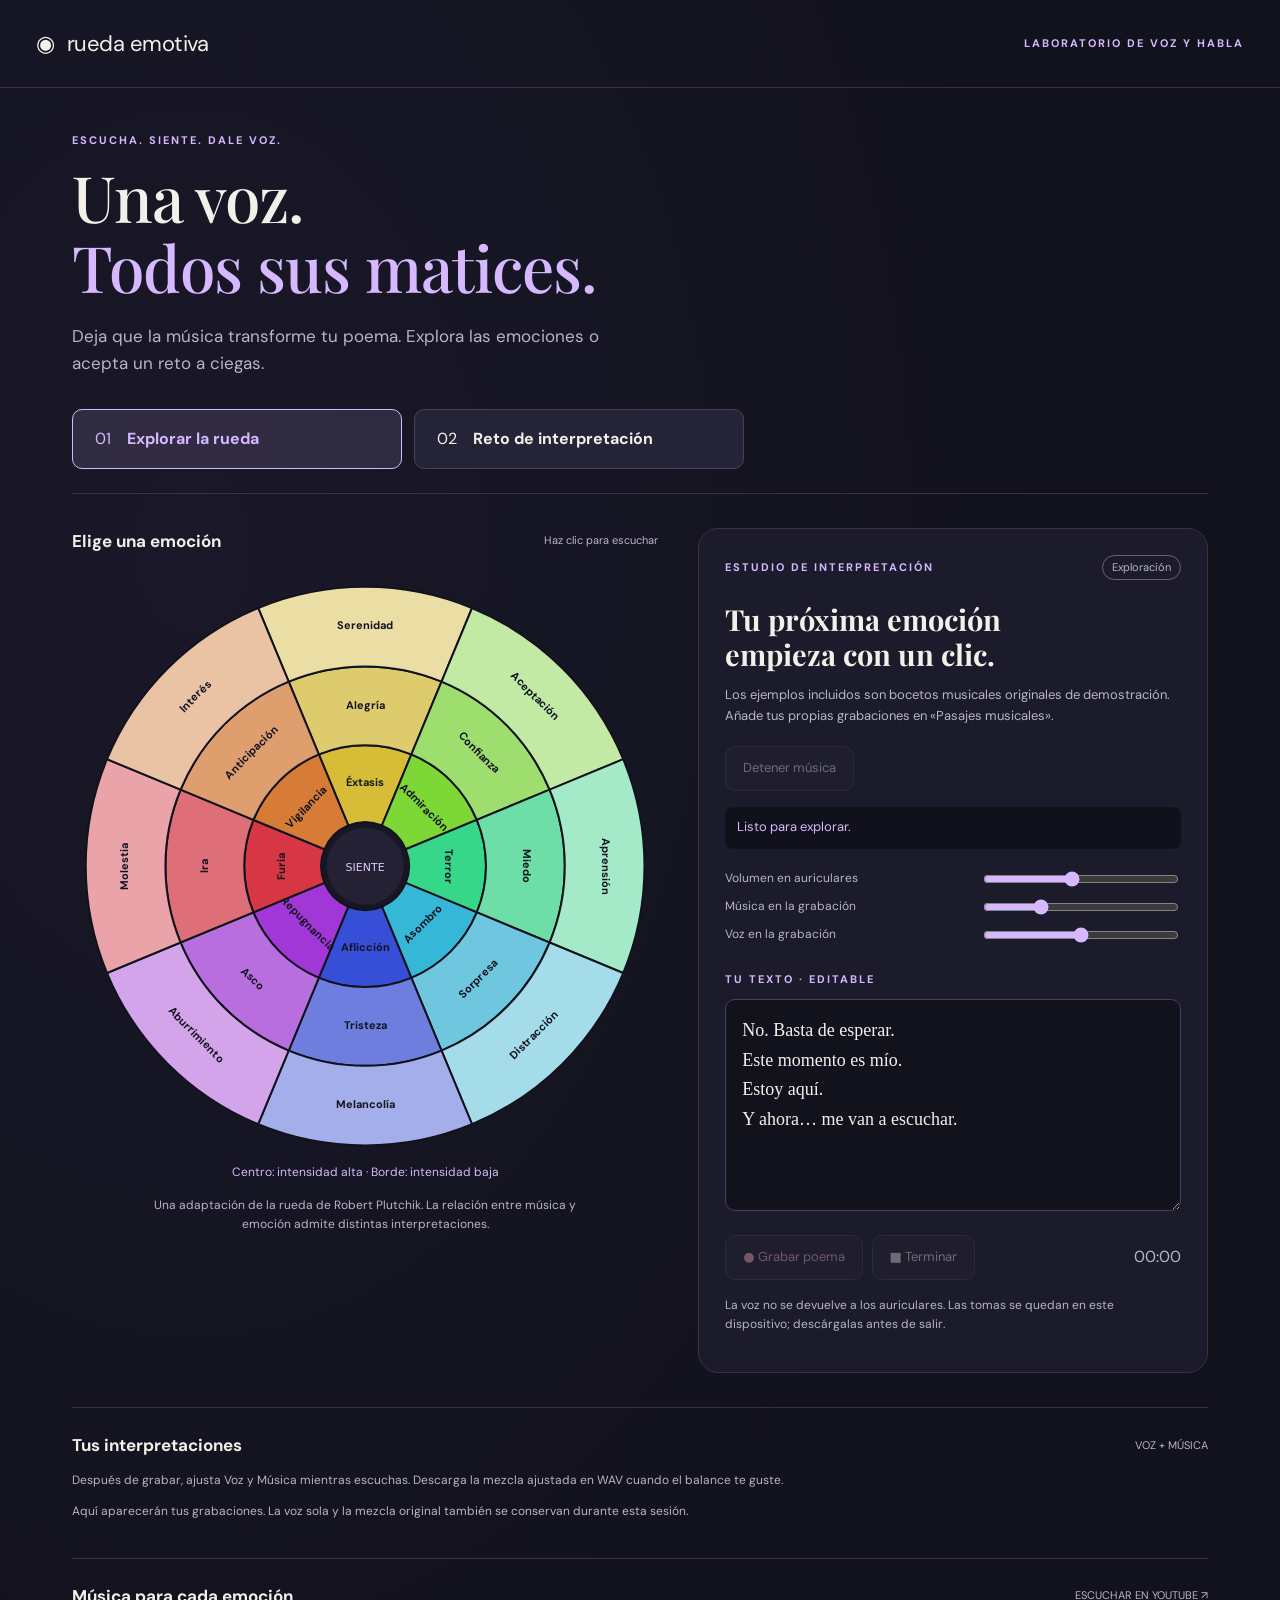
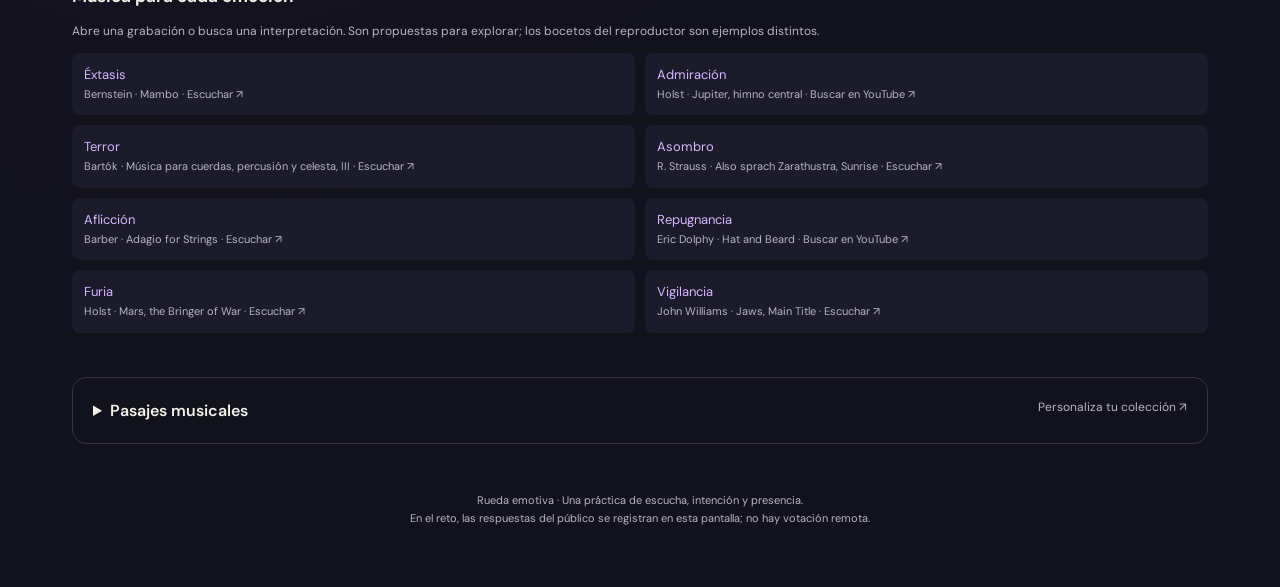
<file: index.html>
<!doctype html>
<html lang="es">
<head>
  <meta charset="utf-8"><meta name="viewport" content="width=device-width, initial-scale=1">
  <meta name="theme-color" content="#17162a">
  <title>Rueda emotiva · Voz, música y poesía</title>
  <link rel="stylesheet" href="styles.css">
</head>
<body>
<header><a class="brand" href="./">◉ <span>rueda emotiva</span></a><span class="eyebrow">LABORATORIO DE VOZ Y HABLA</span></header>
<main>
  <section class="intro"><p class="eyebrow">ESCUCHA. SIENTE. DALE VOZ.</p><h1>Una voz.<br><span>Todos sus matices.</span></h1><p>Deja que la música transforme tu poema. Explora las emociones o acepta un reto a ciegas.</p></section>
  <nav class="modes" aria-label="Modo de actividad"><button id="exploreMode" aria-pressed="true">01 <strong>Explorar la rueda</strong></button><button id="challengeMode" aria-pressed="false">02 <strong>Reto de interpretación</strong></button></nav>
  <div class="workspace">
    <section class="wheel-panel" aria-labelledby="wheelHeading"><div class="section-label"><h2 id="wheelHeading">Elige una emoción</h2><span id="wheelHint">Haz clic para escuchar</span></div>
      <svg id="wheel" viewBox="0 0 640 640" aria-label="Rueda de Plutchik: ocho familias y tres intensidades" role="group"></svg>
      <p class="wheel-note">Centro: intensidad alta · Borde: intensidad baja</p><p class="caption">Una adaptación de la rueda de Robert Plutchik. La relación entre música y emoción admite distintas interpretaciones.</p>
    </section>
    <section class="studio" aria-labelledby="studioHeading">
      <div class="section-label"><span class="eyebrow">ESTUDIO DE INTERPRETACIÓN</span><span id="badge">Exploración</span></div>
      <h2 id="studioHeading">Tu próxima emoción<br>empieza con un clic.</h2><p id="trackInfo">Los ejemplos incluidos son bocetos musicales originales de demostración. Añade tus propias grabaciones en «Pasajes musicales».</p>
      <p id="suggestedTrack" hidden><a id="suggestedTrackLink" target="_blank" rel="noopener noreferrer"></a><br><span class="caption">Se abre en YouTube. Para mezclar esta obra con tu voz, añade su archivo en «Pasajes musicales».</span></p>
      <div id="challengeInstructions" hidden><p><strong>Antes de empezar:</strong> conecta auriculares y selecciona esa salida de audio. Solo el intérprete debe oír la música.</p><label class="check"><input type="checkbox" id="headphones"> Tengo los auriculares conectados</label><p class="caption">Escucha primero. Después pulsa «Grabar poema». El público puede adivinar haciendo clic en la rueda, sin cambiar la música.</p></div>
      <div class="transport"><button id="random" class="primary" hidden>Elegir pasaje al azar</button><button id="stopMusic" disabled>Detener música</button></div>
      <div class="status" id="status" role="status" aria-live="polite">Listo para explorar.</div>
      <div class="meters"><label>Volumen en auriculares <input id="monitorLevel" type="range" min="0" max="1" step="0.01" value="0.45"></label><label>Música en la grabación <input id="musicLevel" type="range" min="0" max="0.8" step="0.01" value="0.22"></label><label>Voz en la grabación <input id="voiceLevel" type="range" min="0" max="2" step="0.01" value="1"></label></div>
      <label for="poem" class="eyebrow">TU TEXTO · EDITABLE</label><textarea id="poem" rows="6" spellcheck="true">No. Basta de esperar.
Este momento es mío.
Estoy aquí.
Y ahora… me van a escuchar.</textarea>
      <div class="transport"><button id="record" class="record" disabled>● Grabar poema</button><button id="finish" disabled>■ Terminar</button><output id="timer" aria-label="Tiempo de grabación">00:00</output></div>
      <p class="caption">La voz no se devuelve a los auriculares. Las tomas se quedan en este dispositivo; descárgalas antes de salir.</p>
      <div id="guessPanel" hidden><p id="guess">Público: elige una emoción en la rueda.</p><button id="reveal" disabled>Revelar emoción y pasaje</button></div>
    </section>
  </div>
  <section class="takes" aria-labelledby="takesHeading"><div class="section-label"><h2 id="takesHeading">Tus interpretaciones</h2><span>VOZ + MÚSICA</span></div><p class="caption">Después de grabar, ajusta Voz y Música mientras escuchas. Descarga la mezcla ajustada en WAV cuando el balance te guste.</p><p id="emptyTakes" class="caption">Aquí aparecerán tus grabaciones. La voz sola y la mezcla original también se conservan durante esta sesión.</p><div id="takeList"></div></section>
  <section id="musicResources" class="music-resources" aria-labelledby="musicHeading"><div class="section-label"><h2 id="musicHeading">Música para cada emoción</h2><span>ESCUCHAR EN YOUTUBE ↗</span></div><p class="caption">Abre una grabación o busca una interpretación. Son propuestas para explorar; los bocetos del reproductor son ejemplos distintos.</p><div id="suggestions"></div></section>
  <details id="library"><summary>Pasajes musicales <span>Personaliza tu colección ↗</span></summary><div class="library-body"><p>Añade uno o varios archivos MP3, WAV, M4A u OGG por emoción, y elige el fragmento en segundos. Se guardan en este navegador cuando hay almacenamiento disponible. Para compartir la colección con otra computadora, expórtala e impórtala allí.</p><p class="caption">Las grabaciones comerciales sugeridas abajo no están incluidas. Usa archivos con permiso de uso; un enlace de YouTube no sirve como archivo para mezclar audio.</p>
      <form id="uploadForm"><label>Emoción<select id="familySelect"></select></label><label>Archivos de audio<input id="audioFiles" type="file" accept="audio/*,.mp3,.wav,.m4a,.ogg" multiple required></label><label>Inicio (segundos)<input id="clipStart" type="number" min="0" step="0.1" value="0" required></label><label>Final (segundos; vacío = hasta el final)<input id="clipEnd" type="number" min="0.1" step="0.1"></label><button class="primary" type="submit">Añadir pasajes</button></form>
      <label class="check"><input id="demos" type="checkbox" checked> Incluir bocetos de demostración en la selección aleatoria</label><p class="caption">Los círculos exteriores conservan los bocetos sintéticos. Cada emoción puede tener sus propios archivos; los pasajes de la biblioteca incluida sustituyen los bocetos solo en su segmento.</p>
      <div class="transport"><button id="exportLibrary">Exportar colección</button><label class="file-button">Importar colección<input id="importLibrary" type="file" accept="application/json,.json"></label></div><div id="libraryStatus" role="status"></div><div id="passageList"></div>
  </div></details>
  <footer>Rueda emotiva · Una práctica de escucha, intención y presencia.<br>En el reto, las respuestas del público se registran en esta pantalla; no hay votación remota.</footer>
</main><script src="app.js" defer></script>
</body></html>
</file>
<file: styles.css>
@import url('https://fonts.googleapis.com/css2?family=DM+Sans:wght@400;500;600;700&family=Playfair+Display:wght@500;600&display=swap');
.remix-editor{padding:16px;border:1px solid #514263;border-radius:12px;background:#151320;margin:16px 0}.remix-editor h4{margin:0 0 14px}.remix-editor>label{display:flex;align-items:center;gap:16px;margin:12px 0;font-size:14px}.remix-editor>label>span{width:56px}.remix-editor>label>input{flex:1;width:auto}.remix-editor output{min-width:48px;font-variant-numeric:tabular-nums}.remix-editor .transport>input{flex:1;min-width:90px}.remix-editor .primary{font-size:13px}
:root{color-scheme:dark;--bg:#12121d;--panel:#1b1b2b;--ink:#f3f0ea;--muted:#b7b5c8;--line:#353345;--accent:#d6b8ff}*{box-sizing:border-box}body{margin:0;background:radial-gradient(ellipse at 15% 25%,#26213a66,transparent 55%),var(--bg);color:var(--ink);font-family:'DM Sans',system-ui,sans-serif;line-height:1.6}header{max-width:1280px;margin:auto;padding:26px 36px;display:flex;justify-content:space-between;align-items:center;border-bottom:1px solid var(--line)}.brand{font-size:22px;letter-spacing:-.5px;color:var(--ink);text-decoration:none;display:flex;gap:12px;align-items:center}.brand:first-letter{color:var(--accent)}.eyebrow{font-size:11px;letter-spacing:2px;font-weight:700;color:var(--accent)}main{max-width:1200px;margin:auto;padding:32px}.intro{margin:12px 0 32px;max-width:730px}.intro h1{font-family:'Playfair Display',Georgia,serif;font-size:clamp(38px,5vw,66px);font-weight:500;line-height:1.1;margin:12px 0 20px;letter-spacing:-1px}.intro h1 span{color:var(--accent)}.intro>p:last-child{color:var(--muted);font-size:17px;max-width:560px}.modes{display:flex;gap:12px;border-bottom:1px solid var(--line);padding-bottom:24px}.modes button{flex:1;max-width:330px;display:flex;gap:16px;align-items:center;padding:16px 22px}.modes button[aria-pressed=true]{background:#d6b8ff1f;border-color:var(--accent);color:var(--accent)}button,.file-button{font:inherit;color:var(--ink);background:#252436;border:1px solid #454257;border-radius:10px;padding:11px 17px;cursor:pointer;transition:background .15s}button:hover:not(:disabled),.file-button:hover{background:#3a354d}button:disabled{opacity:.38;cursor:not-allowed}button:focus-visible,summary:focus-visible,a:focus-visible,input:focus-visible,textarea:focus-visible,select:focus-visible{outline:3px solid #fff;outline-offset:4px}.primary{background:var(--accent);color:#251b33;border-color:var(--accent);font-weight:700}.primary:hover:not(:disabled){background:#e5d0ff}.workspace{display:grid;grid-template-columns:1.15fr 1fr;gap:40px;padding:34px 0}.section-label{display:flex;align-items:center;justify-content:space-between;gap:14px}.section-label h2{font-size:17px;margin:0}.section-label>span:last-child{font-size:11px;color:var(--muted)}#wheel{display:block;width:100%;height:auto;overflow:visible;margin:18px 0 0}.wedge{cursor:pointer;outline:none}.wedge path{stroke:var(--bg);stroke-width:2;transition:filter .15s;vector-effect:non-scaling-stroke}.wedge:hover path,.wedge:focus path{filter:brightness(1.2);stroke:white;stroke-width:3}.wedge[aria-pressed=true] path{stroke:white;stroke-width:4}.wedge text{font-family:'DM Sans',system-ui,sans-serif;fill:#141421;font-weight:700;font-size:12px;pointer-events:none}.wheel-note{text-align:center;color:var(--accent);font-size:12px;margin:4px}.caption{font-size:12px;color:var(--muted)}.wheel-panel>.caption{text-align:center;max-width:440px;margin:14px auto}.studio{background:var(--panel);border:1px solid var(--line);border-radius:20px;padding:26px;align-self:start}.studio h2{font-family:'Playfair Display',Georgia,serif;font-size:29px;line-height:1.2;margin:22px 0 12px}#trackInfo{font-size:13px;color:var(--muted);min-height:45px}#badge{border:1px solid #6d5e85;border-radius:20px;padding:3px 9px}.transport{display:flex;align-items:center;gap:9px;flex-wrap:wrap;margin:16px 0}.transport button{font-size:13px}.status{padding:10px 12px;background:#11111b;border-radius:8px;font-size:13px;color:var(--accent);min-height:42px}.meters{display:grid;gap:8px;margin:20px 0}.meters label{display:flex;align-items:center;justify-content:space-between;gap:15px;font-size:12px;color:var(--muted)}input[type=range]{width:43%;accent-color:var(--accent)}textarea{width:100%;resize:vertical;min-height:155px;margin:9px 0 0;border:1px solid #454257;border-radius:10px;background:#12121d;color:var(--ink);padding:16px;font-family:Georgia,serif;font-size:18px;line-height:1.65}.record{color:#ffbac6}.recording{animation:pulse 1s infinite;border-color:#f797aa}@keyframes pulse{50%{background:#713148}}#timer{margin-left:auto;font-variant-numeric:tabular-nums;color:var(--muted)}.check{display:flex;gap:10px;align-items:flex-start;font-size:13px;margin:12px 0}.check input{margin-top:5px;accent-color:var(--accent)}.takes{border-top:1px solid var(--line);padding:24px 0}.take{padding:20px;margin:16px 0;background:var(--panel);border:1px solid var(--line);border-radius:12px}.take h3{margin:0 0 8px;font-size:16px}.take audio{display:block;width:100%;margin:8px 0}.take a{color:var(--accent);font-size:13px}.take details{margin:12px 0}.take label{font-size:12px;color:var(--muted)}details#library{border:1px solid var(--line);border-radius:14px;margin:20px 0}summary{padding:20px;cursor:pointer;font-weight:600}summary span{float:right;font-weight:400;color:var(--muted);font-size:12px}.library-body{padding:0 22px 24px}.library-body>p{font-size:14px;color:var(--muted)}#uploadForm{display:grid;grid-template-columns:1fr 1fr;gap:15px;margin:22px 0}#uploadForm label{display:grid;gap:6px;font-size:12px;color:var(--muted)}input[type=number],input[type=file],select{min-width:0;width:100%;font:inherit;background:#12121d;color:var(--ink);border:1px solid #454257;border-radius:8px;padding:10px}#uploadForm button{align-self:end}#suggestions{display:grid;grid-template-columns:1fr 1fr;gap:10px}#suggestions a{color:var(--accent);font-size:13px;text-decoration:none;padding:12px;background:var(--panel);border-radius:8px}#suggestions a span{display:block;color:var(--muted);font-size:11px}.passage{padding:12px 0;border-bottom:1px solid var(--line);display:flex;justify-content:space-between;align-items:center;gap:12px;font-size:13px}.passage button{font-size:11px}.file-button{font-size:13px}.file-button input{display:none}footer{padding:28px 0;text-align:center;color:var(--muted);font-size:11px}#libraryStatus{font-size:13px;color:var(--accent)}[hidden]{display:none!important}@media(max-width:800px){header{padding:20px}header>.eyebrow{display:none}main{padding:22px 18px}.workspace{grid-template-columns:1fr;gap:24px}.wheel-panel{max-width:580px;width:100%;margin:auto}.studio{padding:22px}.modes button{padding:12px;font-size:12px}.intro h1{font-size:44px}#uploadForm,#suggestions{grid-template-columns:1fr}summary span{float:none;display:block;margin-top:5px}.meters label{font-size:11px}}@media(prefers-reduced-motion:reduce){*{animation:none!important;transition:none!important}}

.music-resources{border-top:1px solid var(--line);padding:24px 0}#suggestedTrack{padding:12px;background:#d6b8ff12;border-radius:8px}#suggestedTrackLink{color:var(--accent);font-size:14px}#suggestedTrack .caption{display:inline-block;margin-top:8px}#suggestions a:hover{background:#302b43}#suggestions a:focus-visible{outline:3px solid white;outline-offset:3px}
</file>
